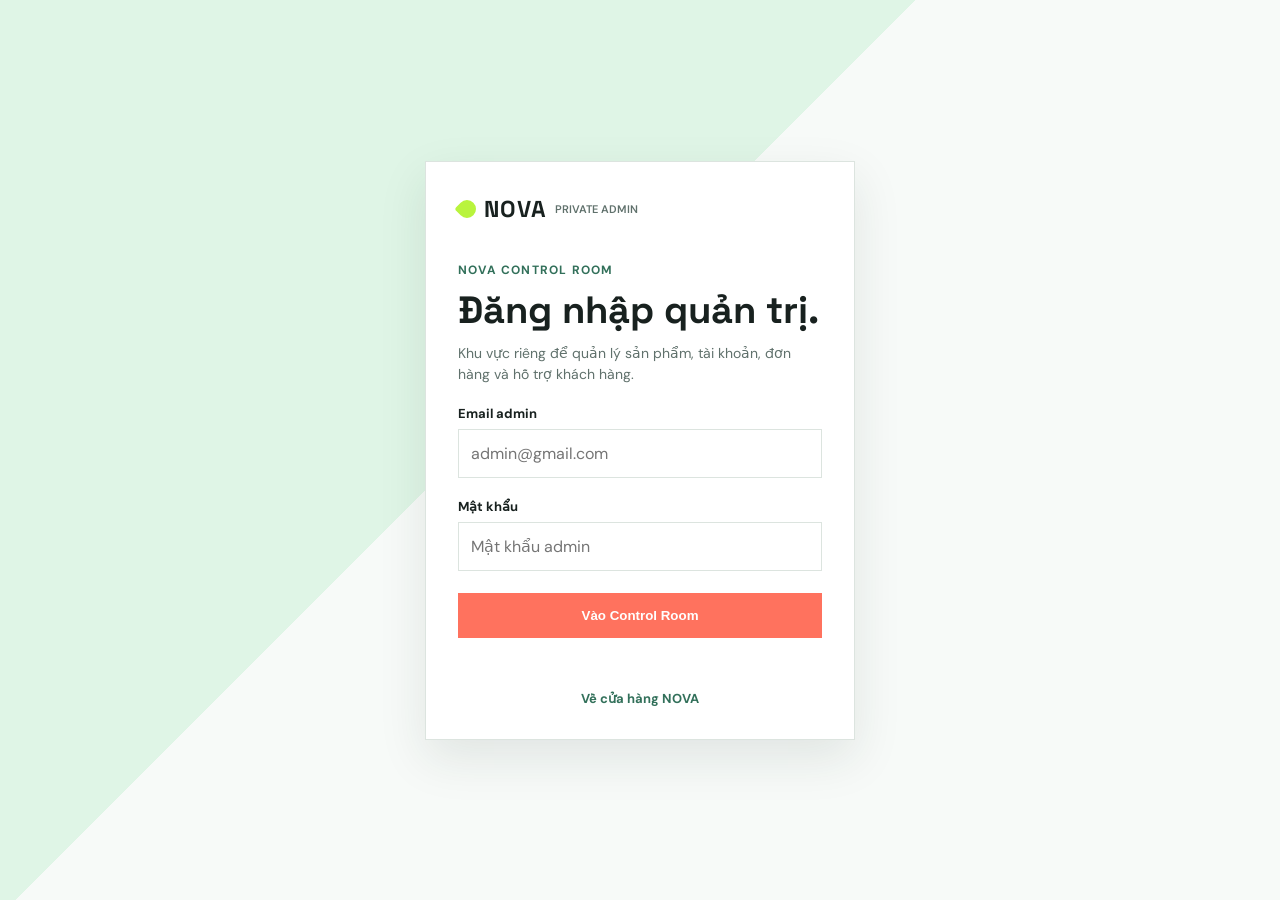
<file: admin-login.html>
<!doctype html>
<html lang="vi">
<head>
  <meta charset="utf-8">
  <meta name="viewport" content="width=device-width, initial-scale=1">
  <title>Admin Login | NOVA</title>
  <link rel="preconnect" href="https://fonts.googleapis.com">
  <link rel="preconnect" href="https://fonts.gstatic.com" crossorigin>
  <link href="https://fonts.googleapis.com/css2?family=DM+Sans:wght@400;500;600;700&family=Space+Grotesk:wght@500;600;700&display=swap" rel="stylesheet">
  <style>
    :root { --ink:#18211f; --muted:#60716c; --lime:#b9f43d; --line:#dce4df; --paper:#f7faf8; --coral:#ff725e; }
    * { box-sizing:border-box; }
    body { margin:0; min-height:100vh; display:grid; place-items:center; color:var(--ink); background:linear-gradient(135deg,#dff5e6 0 42%,var(--paper) 42%); font-family:"DM Sans",sans-serif; }
    .panel { width:min(430px,calc(100% - 32px)); padding:32px; background:#fff; border:1px solid var(--line); box-shadow:0 18px 45px rgba(28,51,41,.1); }
    .logo { display:flex; gap:8px; align-items:center; color:var(--ink); text-decoration:none; font:700 23px "Space Grotesk"; letter-spacing:1px; margin-bottom:38px; }
    .mark { width:18px; height:18px; background:var(--lime); border-radius:50% 50% 50% 3px; transform:rotate(45deg); }
    .eyebrow { color:#32705a; font-size:12px; font-weight:700; letter-spacing:1.2px; text-transform:uppercase; }
    h1 { margin:13px 0 8px; font:700 38px/1 "Space Grotesk"; }
    p { color:var(--muted); line-height:1.5; font-size:14px; }
    label { display:block; margin:20px 0 7px; font-size:13px; font-weight:700; }
    input { width:100%; padding:13px 12px; border:1px solid var(--line); font:inherit; outline-color:#398363; }
    button { width:100%; margin-top:22px; border:0; padding:15px; background:var(--coral); color:#fff; font-weight:700; cursor:pointer; }
    .result { min-height:18px; margin:12px 0 0; color:#b64c3e; }
    .back { display:block; margin-top:22px; color:#32705a; font-size:13px; font-weight:700; text-decoration:none; text-align:center; }
  </style>
</head>
<body>
  <main class="panel"><a class="logo" href="index.html"><span class="mark"></span>NOVA <small style="font:600 11px 'DM Sans';letter-spacing:0;color:var(--muted)">PRIVATE ADMIN</small></a><div class="eyebrow">NOVA Control Room</div><h1>Đăng nhập quản trị.</h1><p>Khu vực riêng để quản lý sản phẩm, tài khoản, đơn hàng và hỗ trợ khách hàng.</p><form id="admin-login-form"><label for="username">Email admin</label><input id="username" type="email" required autocomplete="username" placeholder="admin@gmail.com"><label for="password">Mật khẩu</label><input id="password" required type="password" autocomplete="current-password" placeholder="Mật khẩu admin"><button type="submit">Vào Control Room</button><p class="result" id="result"></p></form><a class="back" href="index.html">Về cửa hàng NOVA</a></main>
  <script>
    const form = document.querySelector('#admin-login-form');
    form.addEventListener('submit', async event => { event.preventDefault(); const result = document.querySelector('#result'); try { const response = await fetch('/api/admin/login', { method:'POST', headers:{'Content-Type':'application/json'}, body:JSON.stringify({ username:document.querySelector('#username').value.trim(), password:document.querySelector('#password').value }) }); const payload = await response.json(); if (!response.ok) { result.textContent = payload.error; return; } window.location.href = 'admin.html'; } catch (error) { result.textContent = 'Không kết nối được server. Hãy chạy start.ps1.'; } });
  </script>
</body>
</html>
</file>
